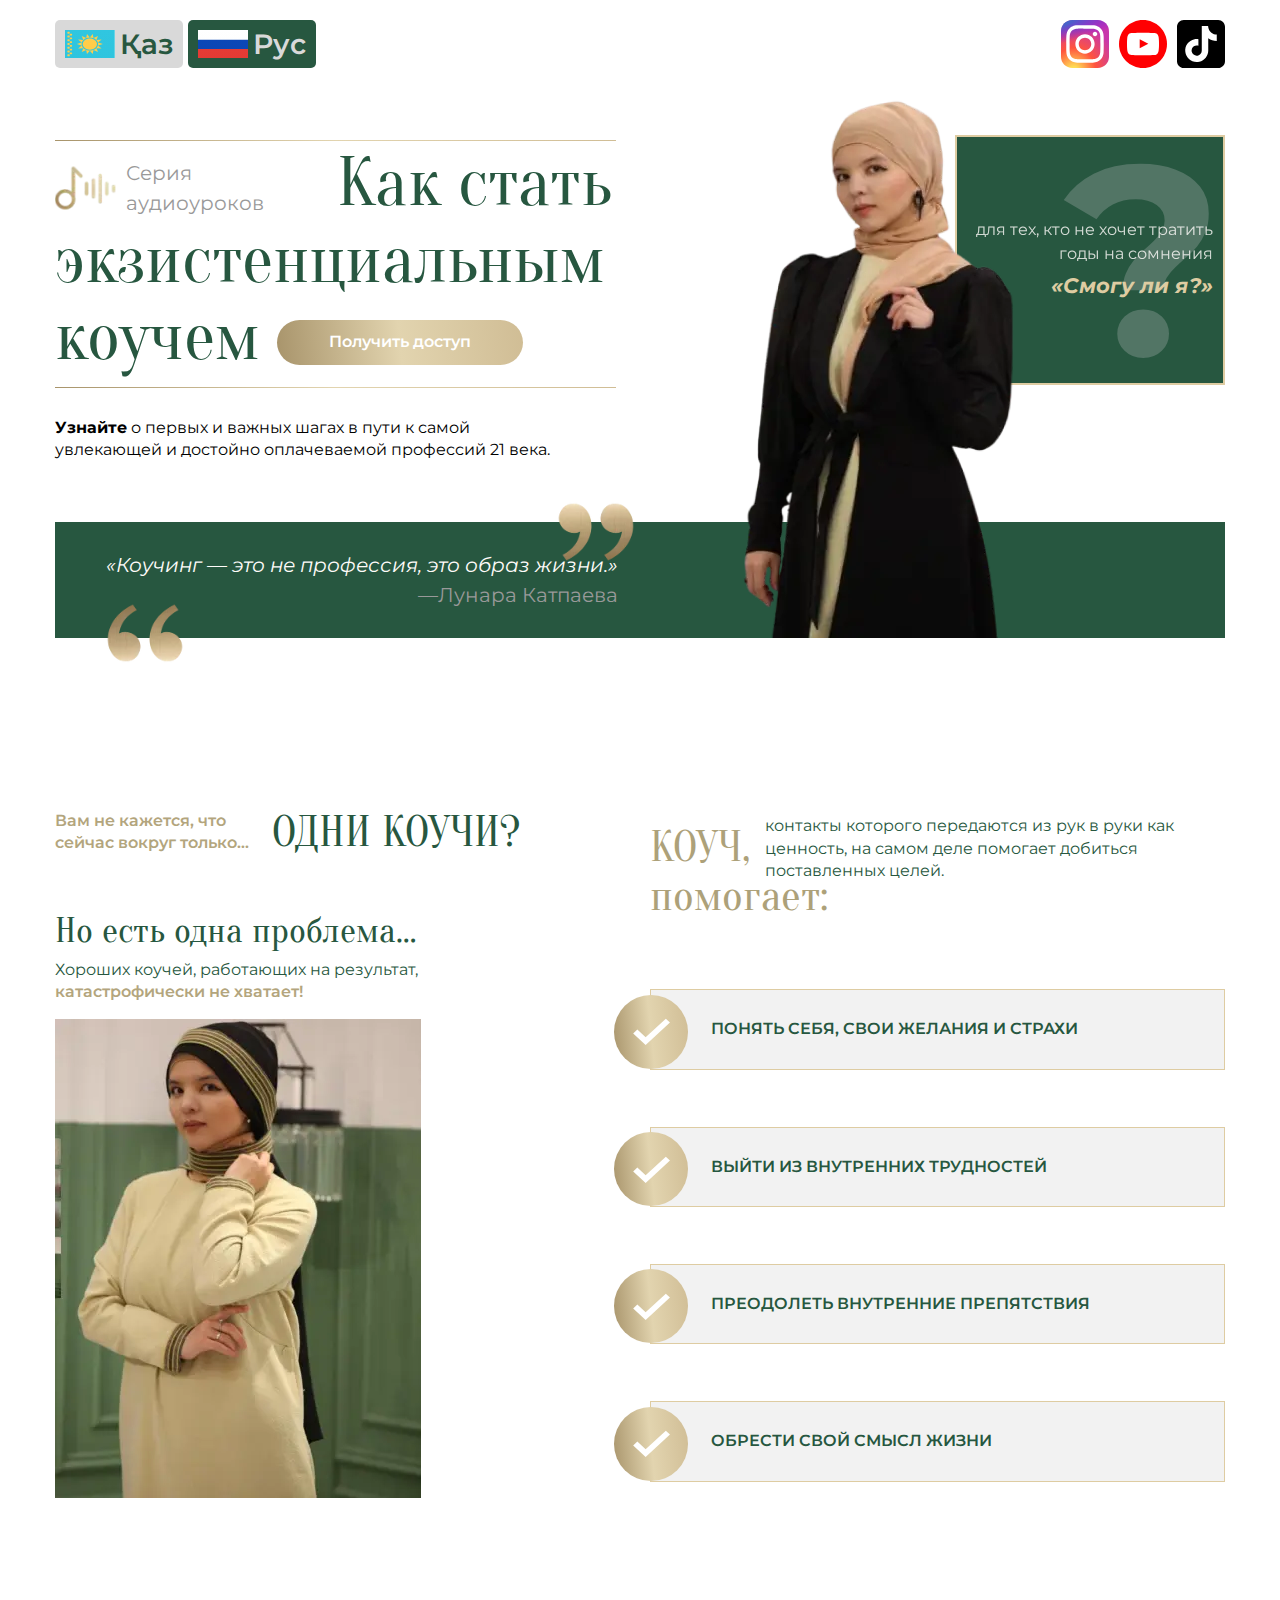
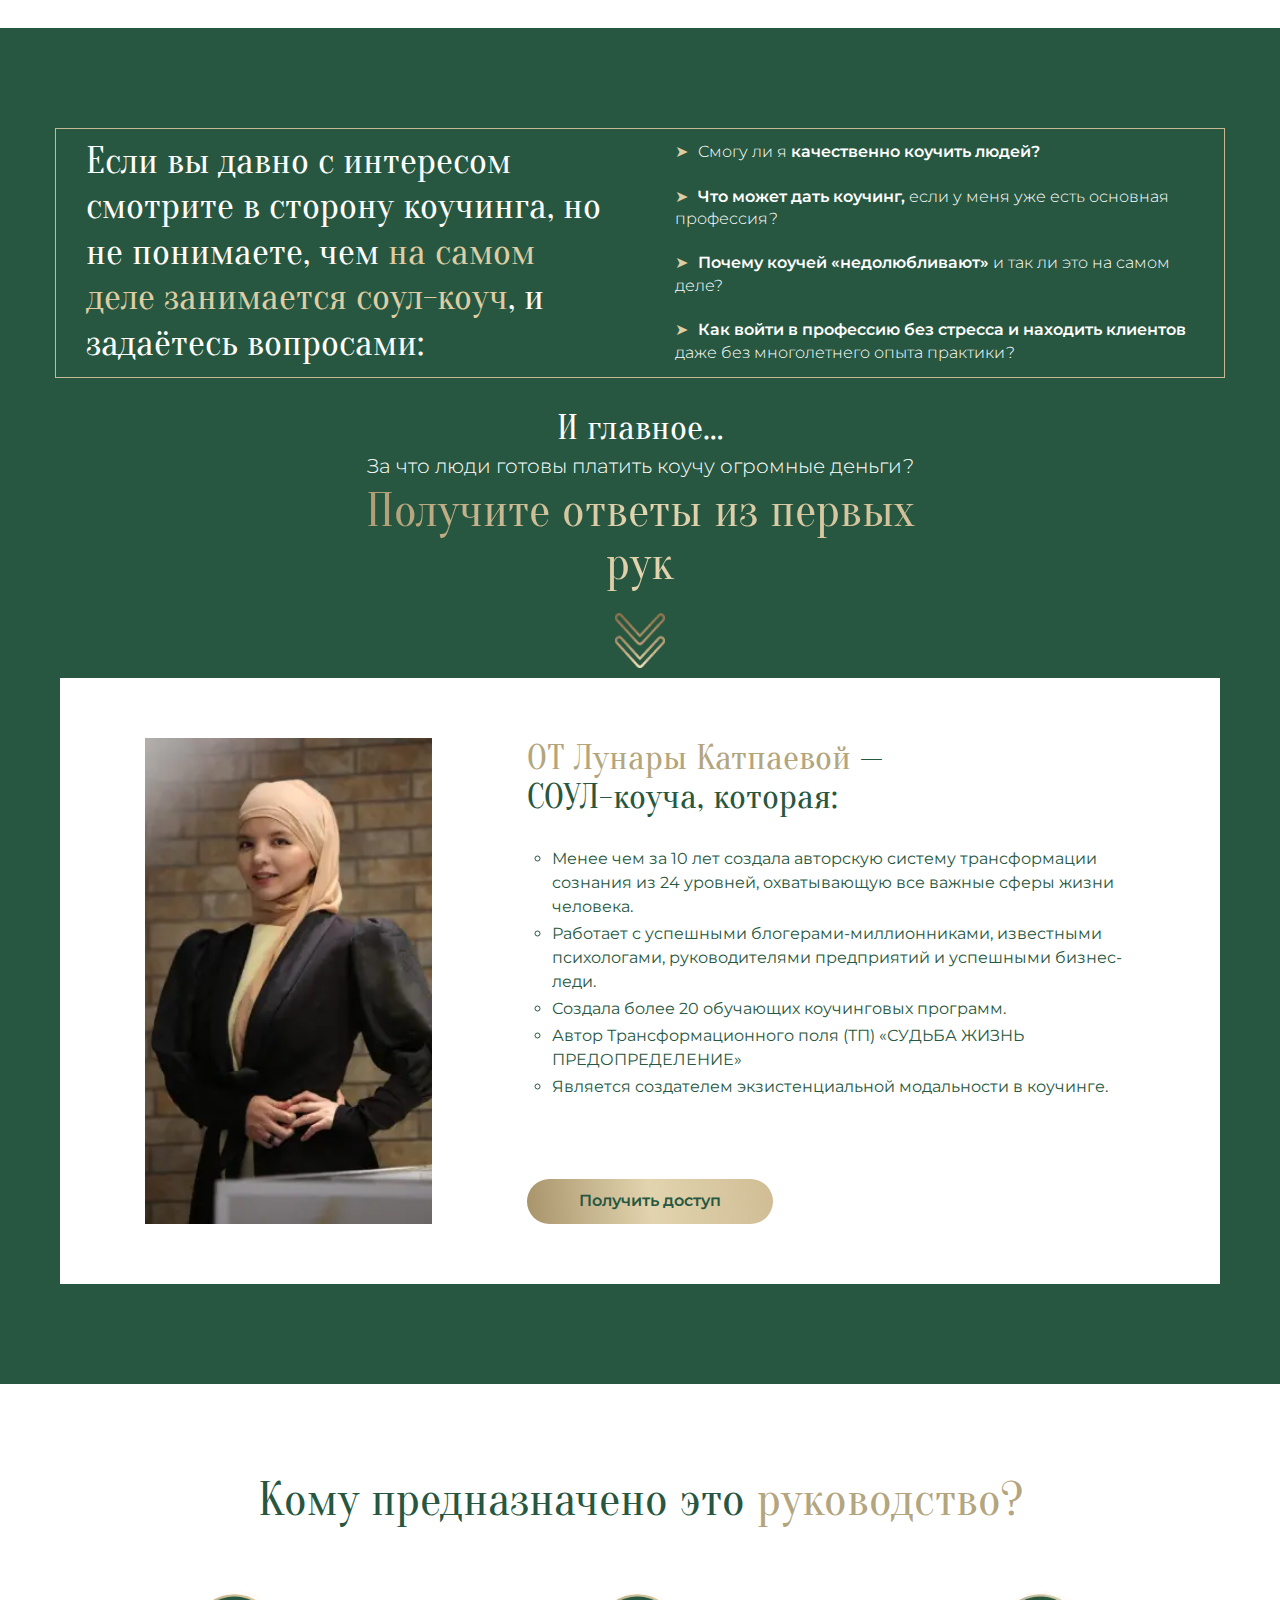
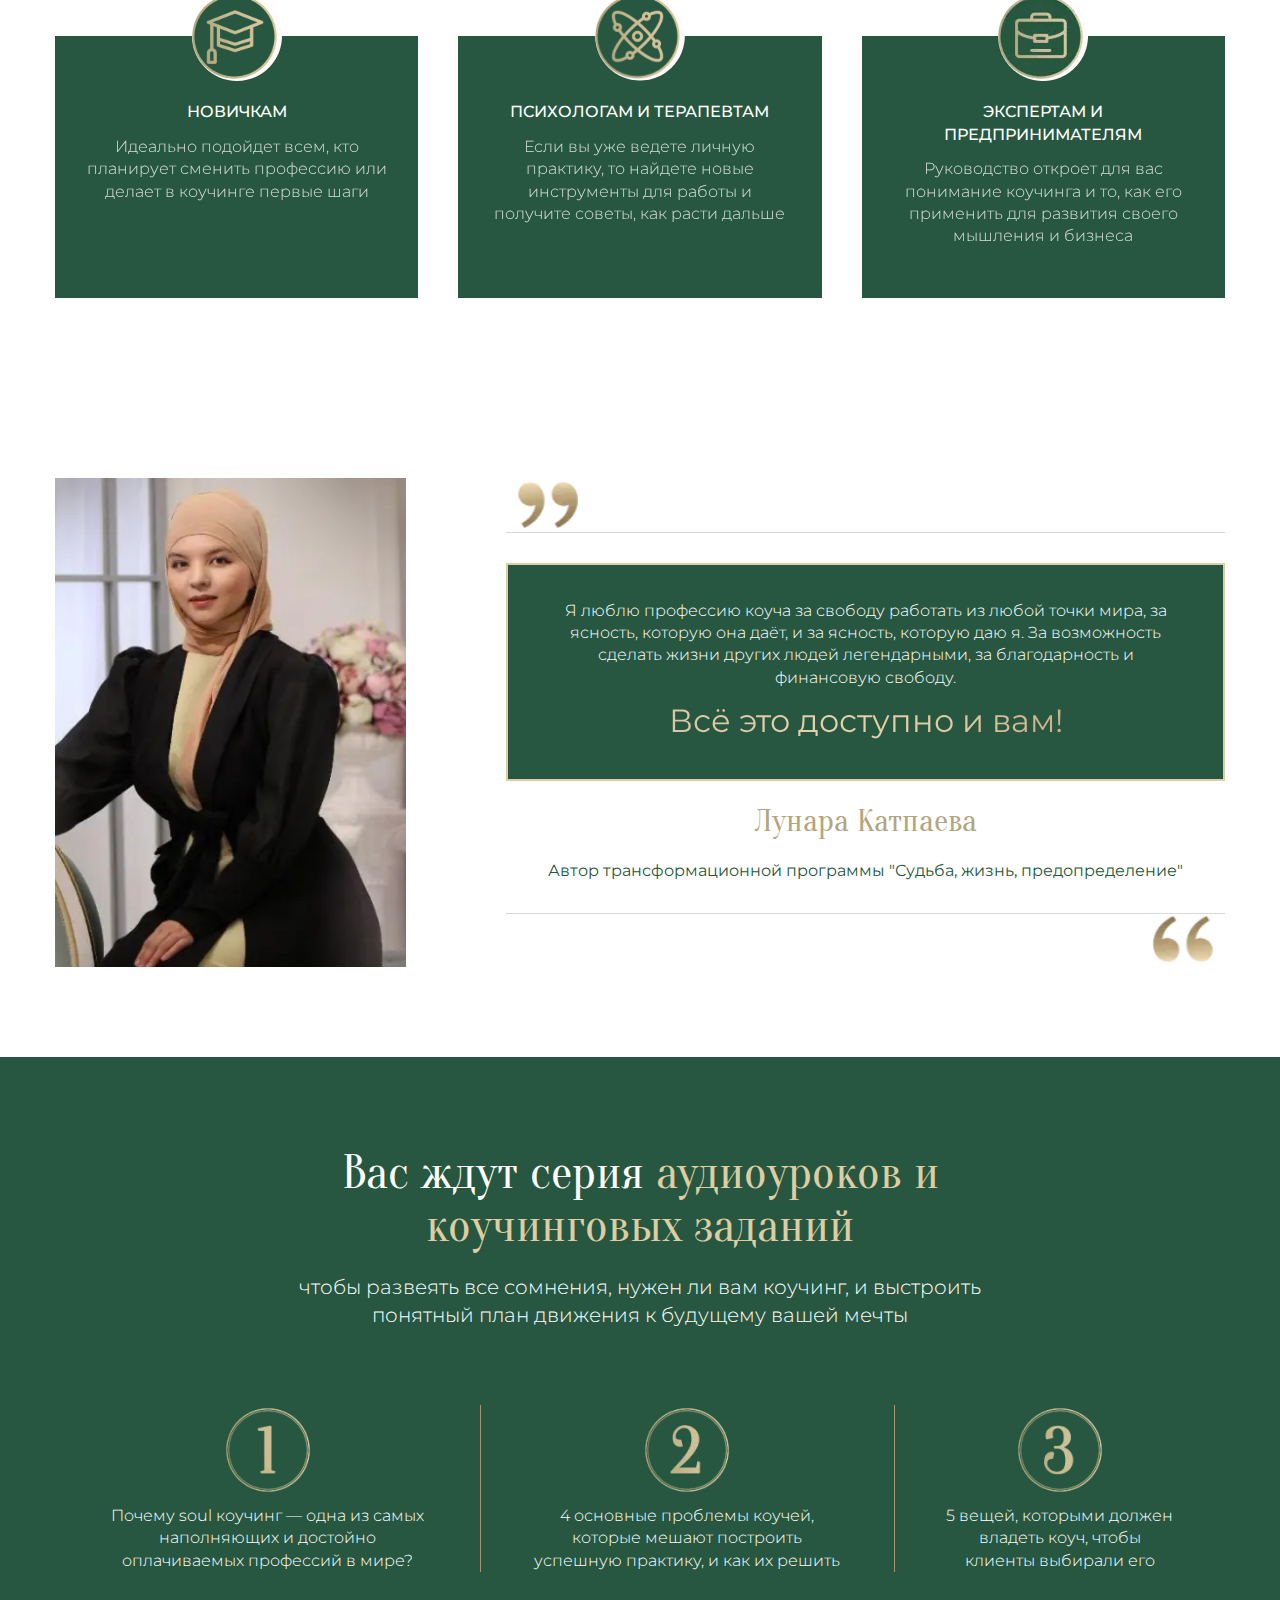
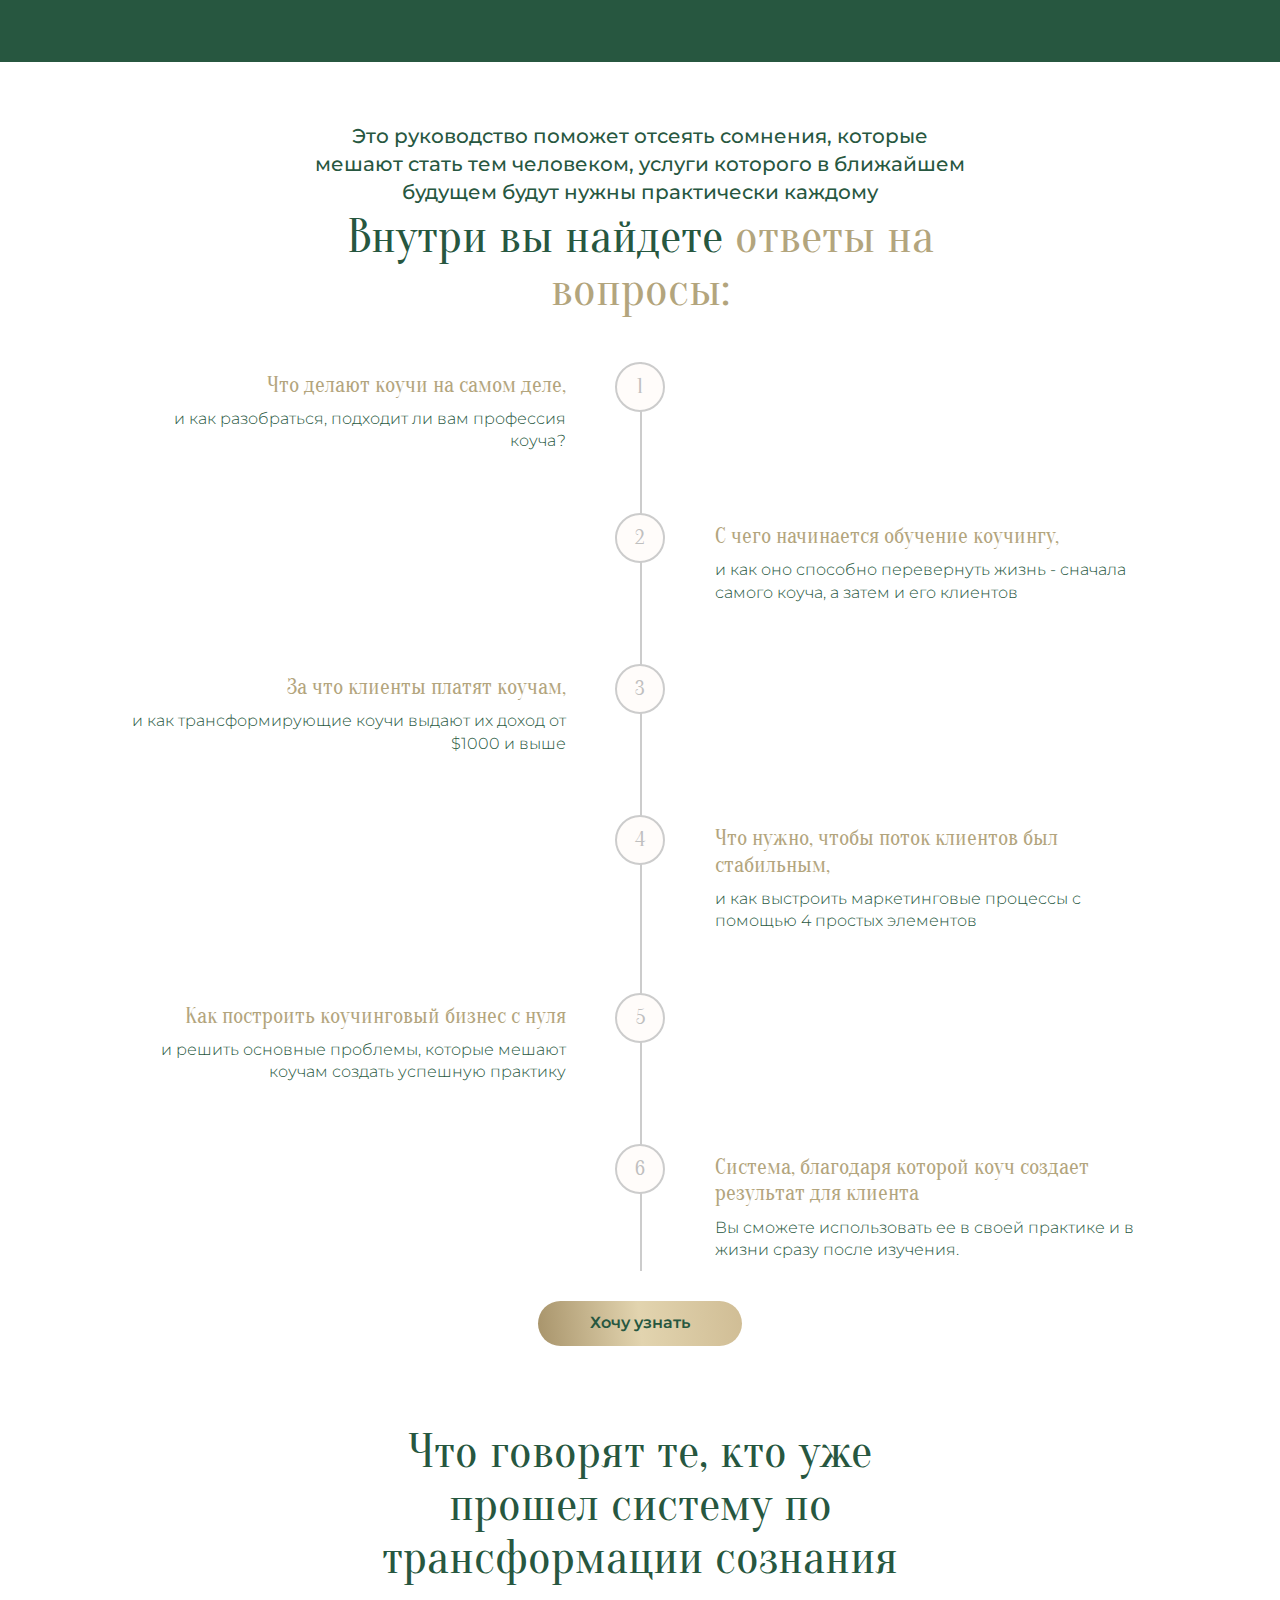
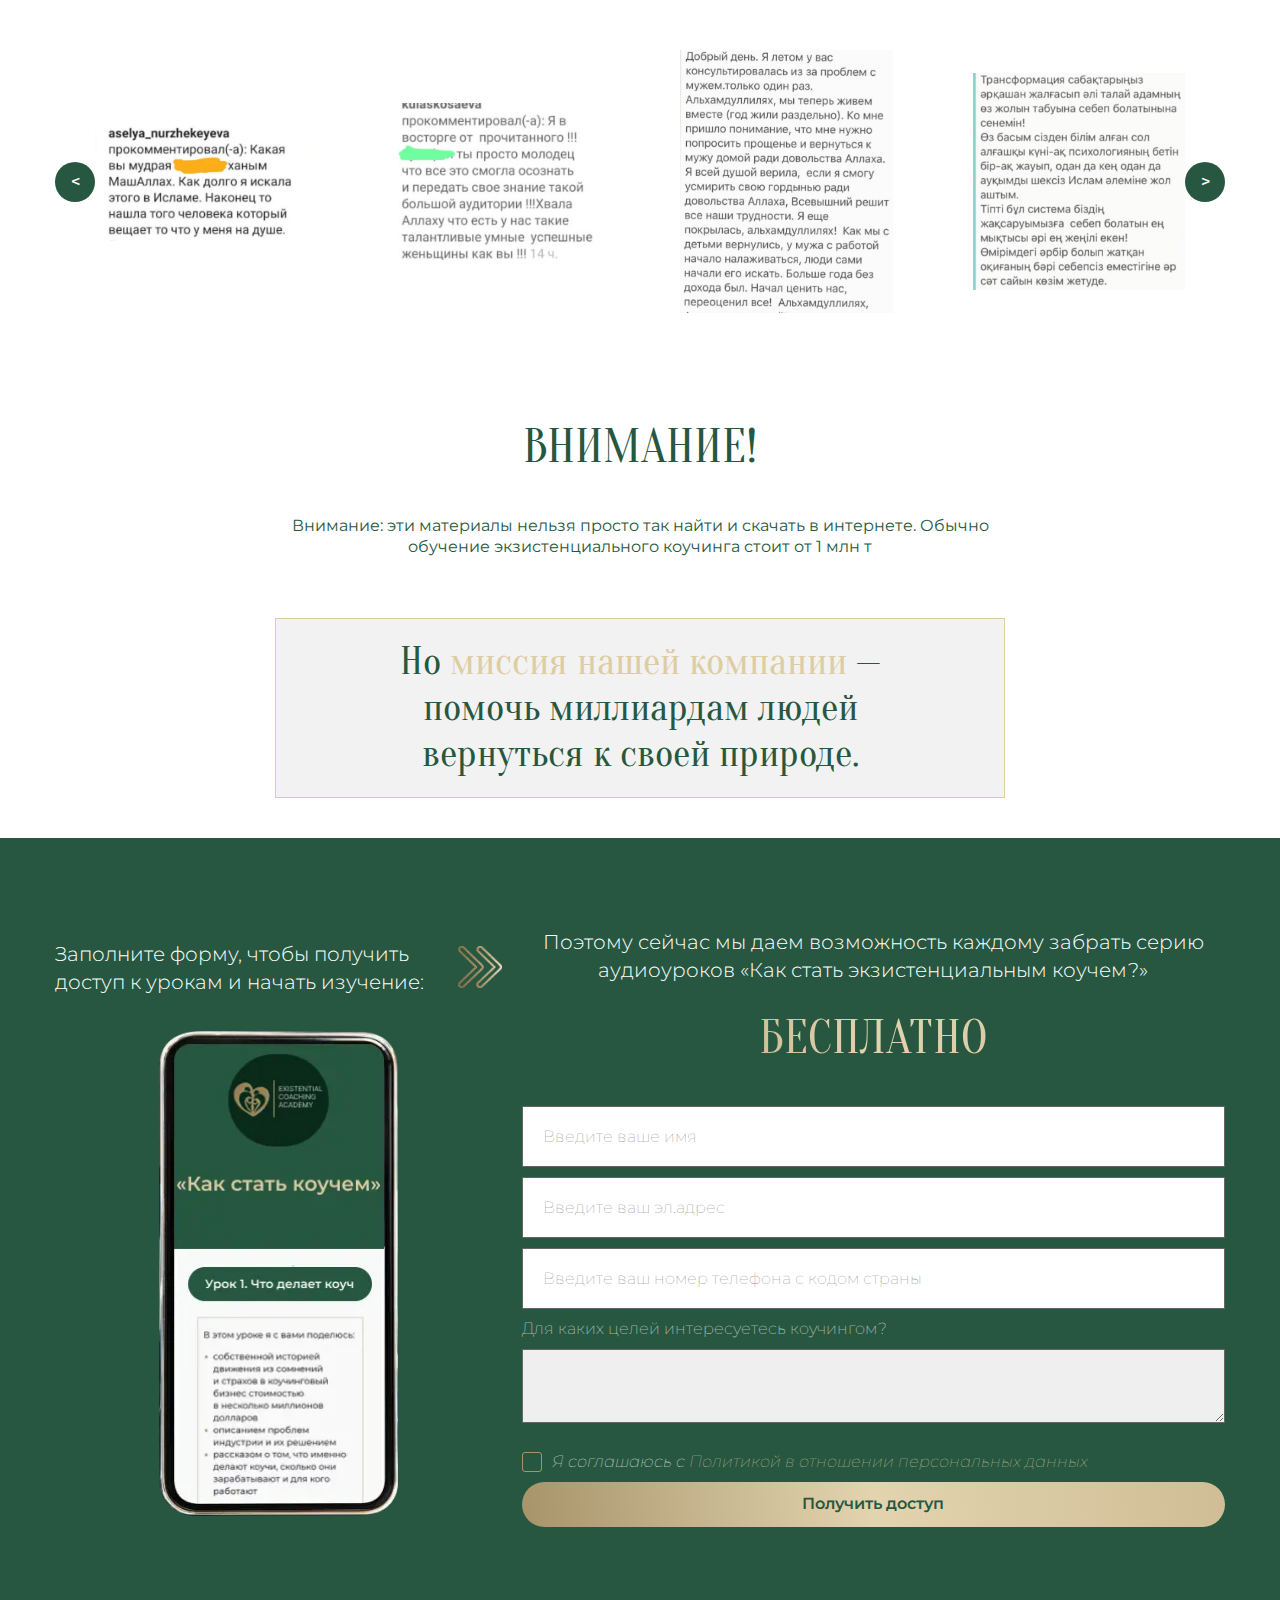
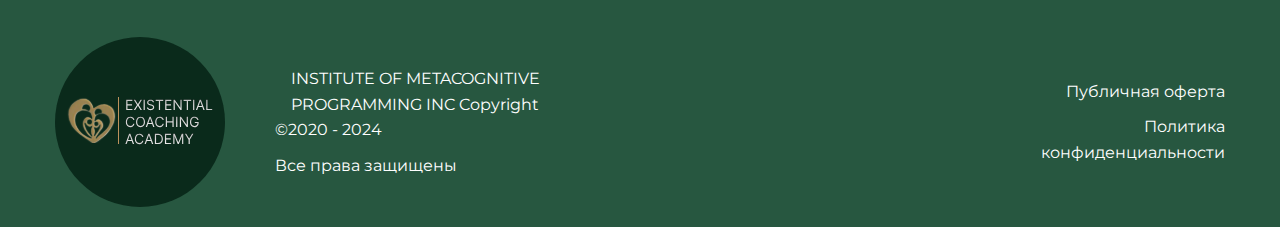
<file: project/_public_html/index.html>
<!DOCTYPE html>
<html lang="en">

<head>
	<title>HomePage</title>
	<meta charset="UTF-8">
	<meta name="format-detection" content="telephone=no">
	<link rel="stylesheet" href="css/style.min.css?_v=20241118195513">
	<meta name="viewport" content="width=device-width, initial-scale=1.0">
</head>

<body>
	<div class="wrapper">
		<header class="header">
			<div class="header__container">
				<div class="header__lang-switcher lang-switcher">
					<button id="btn-kz" class="lang-switcher__btn lang-switcher__btn--kz">Қаз</button>
					<button id="btn-ru" class="lang-switcher__btn lang-switcher__btn--ru">Рус</button>
				</div>
				<div class="header__social social">
					<a href="https://www.instagram.com/lunara.katpayeva/" target="_blank" class="social__link">
						<img src="img/header/insta.svg" alt="Instagram logotype">
					</a>
					<a href="https://www.youtube.com/@katpayeva.lunara" target="_blank" class="social__link">
						<img src="img/header/youtube.svg" alt="YouTube logotype">
					</a>
					<a href="https://www.tiktok.com/@zulfiyakatpayeva" target="_blank" class="social__link">
						<img src="img/header/tiktok.svg" alt="TikTok logotype">
					</a>
				</div>
			</div>
		</header>

		<main class="page">
			<section class="page__hero hero">
				<div class="hero__container">
					<div class="hero__header-block">
						<div class="hero__content">
							<h1 class="hero__title">
								<span id="audioLessons" class="hero__audio"></span>
								<span id="heroTitle"></span>
								<a href="#myForm" class="hero__button button" id="btn"></a>
							</h1>
						</div>
						<div class="hero__why-me why-me">
							<p class="why-me__text" id="forThoseWho"></p>
							<h2 class="why-me__title" id="canI"></h2>
						</div>
					</div>
					<p class="hero__desc"><strong id="learnAboutStrong"></strong> <span id="learnAbout"></span></p>
					<div class="hero__footer">
						<div class="hero__quote">
							<blockquote id="coachingQuote"></blockquote>
							<div id="authorQuote"></div>
						</div>
						<div class="hero__img">
							<img src="img/hero_section/photo.webp" alt="Coacher Photo.">
						</div>
					</div>
				</div>
			</section>
			<section class="page__services services">
				<div class="services__container">
					<div class="services__item">
						<div class="services__header">
							<div class="services__label"><span id="servicesQuestion1"></span> <span id="servicesQuestion1Highlighted"></span></div>
							<h3 class="services__title" id="onlyСoach"></h3>
						</div>
						<div class="services__body">
							<h4 class="services__subtitle" id="butOneProblem"></h4>
							<p class="services__text"><span id="problemDescription"></span> <span id="problemDescriptionHighlighted"></span></p>
							<div class="services__image">
								<img src="img/services/services_photo.webp" alt="Image">
							</div>
						</div>
					</div>
					<div class="services__item">
						<div class="services__coach-help coach-help">
							<div class="coach-help__label"><span class="coach-help__up-label" id="coachWord"> </span><span id="coachHelp"></span></div>
							<p class="coach-help__text" id="coachHelpText"></p>
						</div>
						<ul class="services__list">
							<li class="services__item-list" id="servicesListItem1"></li>
							<li class="services__item-list" id="servicesListItem2"></li>
							<li class="services__item-list" id="servicesListItem3"></li>
							<li class="services__item-list" id="servicesListItem4"></li>
						</ul>
					</div>
				</div>
			</section>
			<section class="page__about-me about-me">
				<div class="about-me__container">
					<div class="about-me__header">
						<p class="about-me__content">
							<span id="ifYou1"></span><span id="ifYou2"></span><span id="ifYou3"></span>
						</p>
						<ul class="about-me__list">
							<li class="about-me__item-list"><span id="canIdo"></span><span id="canIdoHighlighted"></span></li>
							<li class="about-me__item-list"><span id="whatGiveHighlighted"></span> <span id="whatGive"></span></li>
							<li class="about-me__item-list"><span id="whyItHighlighted"></span> <span id="whyIt"></span></li>
							<li class="about-me__item-list"><span id="howCanHighlighted"></span> <span id="howCan"></span></li>
						</ul>
					</div>
					<div class="about-me__body">
						<div class="about-me__label" id="theMain"></div>
						<p class="about-me__question" id="forWhat"></p>
						<h2 class="about-me__title" id="getAnswer"></h2>
						<div class="about-me__arrows">
							<img src="img/about_me/arrows_icon.webp" alt="Arrows icon">
						</div>
					</div>
					<div class="about-me__info info-about-me">
						<div class="info-about-me__img">
							<img src="img/about_me/my_photo.webp" alt="Coach photo">
						</div>
						<div class="info-about-me__content">
							<h2 class="info-about-me__title"><span id="authorLu1"></span><span id="authorLu2"></span></h2>
							<ul class="info-about-me__list">
								<li class="info-about-me__item-list" id="lessThan"></li>
								<li class="info-about-me__item-list" id="worksWith"></li>
								<li class="info-about-me__item-list" id="createdThis"></li>
								<li class="info-about-me__item-list" id="authorOf"></li>
								<li class="info-about-me__item-list" id="sheIsa"></li>
							</ul>
							<div class="info-about-me__button"><a href="#myForm" class="button button--green" id="buttonGetAccess"></a></div>
						</div>
					</div>
				</div>
			</section>
			<section class="page__for-whom">
				<div class="for-whom__container">
					<div class="for-whom__title"><span id="forWhomTitle"></span> <span id="forWhomTitleHighlighted"></span></div>
					<div class="for-whom__items">
						<div class="for-whom__item item-for-whom">
							<div class="item-for-whom__icon">
								<img src="img/for_whom/education_icon.svg" alt="Education Icon">
							</div>
							<h3 class="item-for-whom__title" id="forWhomItemTitle1"></h3>
							<p class="item-for-whom__text" id="forWhomItemText1"></p>
						</div>
						<div class="for-whom__item item-for-whom">
							<div class="item-for-whom__icon">
								<img src="img/for_whom/psychology_icon.svg" alt="Experts Icon">
							</div>
							<h3 class="item-for-whom__title" id="forWhomItemTitle2"></h3>
							<p class="item-for-whom__text" id="forWhomItemText2"></p>
						</div>
						<div class="for-whom__item item-for-whom">
							<div class="item-for-whom__icon">
								<img src="img/for_whom/experts_icon.webp" alt="Education Icon">
							</div>
							<h3 class="item-for-whom__title" id="forWhomItemTitle3"></h3>
							<p class="item-for-whom__text" id="forWhomItemText3"></p>
						</div>
					</div>
					<div class="for-whom__body">
						<div class="for-whom__img">
							<img src="img/for_whom/coach_photo.webp" alt="Coach photo">
						</div>
						<div class="for-whom__content">
							<blockquote class="for-whom__quote">
								<span id="forWhomQuote">
								</span>
								<span id="forWhomQuoteHighlighted"></span>
							</blockquote>
							<div class="for-whom__author" id="forWhomAuthor"></div>
							<div class="for-whom__position" id="forWhomAuthorPosition"></div>
						</div>
					</div>
				</div>
			</section>
			<section class="page__you-received you-received">
				<div class="you-received__container">
					<h2 class="you-received__title"><span id="youReceivedTitle"></span> <span id="youReceivedTitleHighlighted"></span></h2>
					<p class="you-received__text" id="youReceivedText"></p>
					<div class="you-received__items">
						<div class="you-received__item item-you-received">
							<div class="item-you-received__icon">
								<img src="img/you_received/one_icon.webp" alt="Number One Icon">
							</div>
							<p class="item-you-received__text" id="youReceivedItemText1"></p>
						</div>
						<div class="you-received__item item-you-received">
							<div class="item-you-received__icon">
								<img src="img/you_received/two_icon.webp" alt="Number Two Icon">
							</div>
							<p class="item-you-received__text" id="youReceivedItemText2"></p>
						</div>
						<div class="you-received__item item-you-received">
							<div class="item-you-received__icon">
								<img src="img/you_received/three_icon.webp" alt="Number Three Icon">
							</div>
							<p class="item-you-received__text" id="youReceivedItemText3"></p>
						</div>
					</div>
				</div>
			</section>
			<section class="page__guide guide">
				<div class="guide__container">
					<p class="guide__text" id="guideText"></p>
					<h2 class="guide__title"><span id="guideTitle"></span><span id="guideTitleHighlighted"></span></h2>
					<div class="guide__timeline timeline">
						<div class="timeline__item">
							<div class="timeline__number">1</div>
							<div class="timeline__content">
								<h3 class="timeline__title" id="timelineTitle1"></h3>
								<p class="timeline__text" id="timelineText1"></p>
							</div>
						</div>
						<div class="timeline__item">
							<div class="timeline__number">2</div>
							<div class="timeline__content">
								<h3 class="timeline__title" id="timelineTitle2"></h3>
								<p class="timeline__text" id="timelineText2"></p>
							</div>
						</div>
						<div class="timeline__item">
							<div class="timeline__number">3</div>
							<div class="timeline__content">
								<h3 class="timeline__title" id="timelineTitle3"></h3>
								<p class="timeline__text" id="timelineText3"></p>
							</div>
						</div>
						<div class="timeline__item">
							<div class="timeline__number">4</div>
							<div class="timeline__content">
								<h3 class="timeline__title" id="timelineTitle4"></h3>
								<p class="timeline__text" id="timelineText4"></p>
							</div>
						</div>
						<div class="timeline__item">
							<div class="timeline__number">5</div>
							<div class="timeline__content">
								<h3 class="timeline__title" id="timelineTitle5"></h3>
								<p class="timeline__text" id="timelineText5"></p>
							</div>
						</div>
						<div class="timeline__item">
							<div class="timeline__number">6</div>
							<div class="timeline__content">
								<h3 class="timeline__title" id="timelineTitle6"></h3>
								<p class="timeline__text" id="timelineText6"></p>
							</div>
						</div>
					</div>
					<div class="guide__btn"><a href="#myForm" class="button button--green" id="learnMoreBtn"></a></div>
				</div>
			</section>
			<section class="page__reviews reviews">
				<div class="reviews__container">
					<h2 class="reviews__title" id="reviewsTitle"></h2>
					<div class="reviews__slider swiper">
						<div class="reviews__wrapper swiper-wrapper">
							<div class="reviews__slide swiper-slide">
								<img src="img\reviews\new_feed_1.webp" alt="Image">
							</div>
							<div class="reviews__slide swiper-slide">
								<img src="img/reviews/new_feed_2.webp" alt="Image">
							</div>
							<div class="reviews__slide swiper-slide">
								<img src="img/reviews/new_feed_3.webp" alt="Image">
							</div>
							<div class="reviews__slide swiper-slide">
								<img src="img/reviews/new_feed_4.webp" alt="Image">
							</div>
							<div class="reviews__slide swiper-slide">
								<img src="img/reviews/new_feed_5.webp" alt="Image">
							</div>
							<div class="reviews__slide swiper-slide">
								<img src="img/reviews/new_feed_6.webp" alt="Image">
							</div>
							<div class="reviews__slide swiper-slide">
								<img src="img/reviews/new_feed_7.webp" alt="Image">
							</div>
							<div class="reviews__slide swiper-slide">
								<img src="img\reviews\new_feed_8.webp" alt="Image">
							</div>
							<div class="reviews__slide swiper-slide">
								<img src="img/reviews/new_feed_9.webp" alt="Image">
							</div>
						</div>
						<button type="button" class="swiper-button-prev">&#60;</button>
						<button type="button" class="swiper-button-next">&#62;</button>
					</div>
				</div>
			</section>
			<section class="page__attention attention">
				<div class="attention__container">
					<h2 class="attention__title" id="attentionTitle"></h2>
					<p class="attention__text" id="attentionText"></p>
					<div class="attention__mission">
						<span id="ourMission1"></span> <span id="ourMissionHighlighted"></span> <span id="ourMission2"></span>
					</div>
				</div>
			</section>
			<section class="page__contact-us contact-us">
				<div class="contact-us__container">
					<div class="contact-us__content">
						<p class="contact-us__text" id="contactUsText"></p>
						<div class="contact-us__img">
							<img src="img/form/phone.webp" alt="Phone image">
						</div>
					</div>
					<div class="contact-us__form">
						<p class="contact-us__header"><span id="formText"></span> <span id="formQuestion"></span></p>
						<h2 class="contact-us__title" id="freeText"></h2>
						<form class="form" id="myForm">
							<input type="text" name="username" placeholder="" class="input" id="formUsername" required>
							<input type="email" name="email" placeholder="" class="input" id="formEmail" required>
							<input type="tel" name="phone" placeholder="" class="input" id="formPhone" required>
							<div class="textarea">
								<label for="yourMessage" id="formTextarea"></label>
								<textarea name="message" id="yourMessage"></textarea>
							</div>
							<div class="checkbox">
								<input type="checkbox" name="agreement" id="formAgree" required>
								<label for="formAgree"><span id="formAgreeText"></span>
									<a href="#privacyPolicyText" id="formAgreePolicy"></a></label>
							</div>
							<button type="submit" class="button button--green" id="formSubmitButton"></button>
						</form>
						<div class="popup" id="popup">
							<div class="popup__content">
								<span class="popup__close" onclick="closePopup()">&times;</span>
								<h2 class="popup__title" id="popupTitle"></h2>
								<p class="popup__text" id="popupText"></p>
								<a href="https://www.youtube.com/watch?v=jWDDumZaEJQ" target="_blank" class="popup__link" id="popupLink"></a>
							</div>
						</div>
					</div>
				</div>
			</section>
		</main>
		<footer class="footer">
			<div class="footer__container">
				<div class="footer__logo">
					<img src="img/footer/academy_logo.svg" alt="Our academy logotype">
				</div>
				<div class="footer__copy">
					<p id="footerCopy"></p>
					<p id="policyText"></p>
				</div>
				<div class="footer__policy">
					<a href="#" target="_blank" id="publicOfferText"></a>
					<a href="#" target="_blank" id="privacyPolicyText"></a>
				</div>
			</div>
		</footer>
	</div>
	<script src="js/app.min.js?_v=20241118195513"></script>
</body>

</html>
</file>
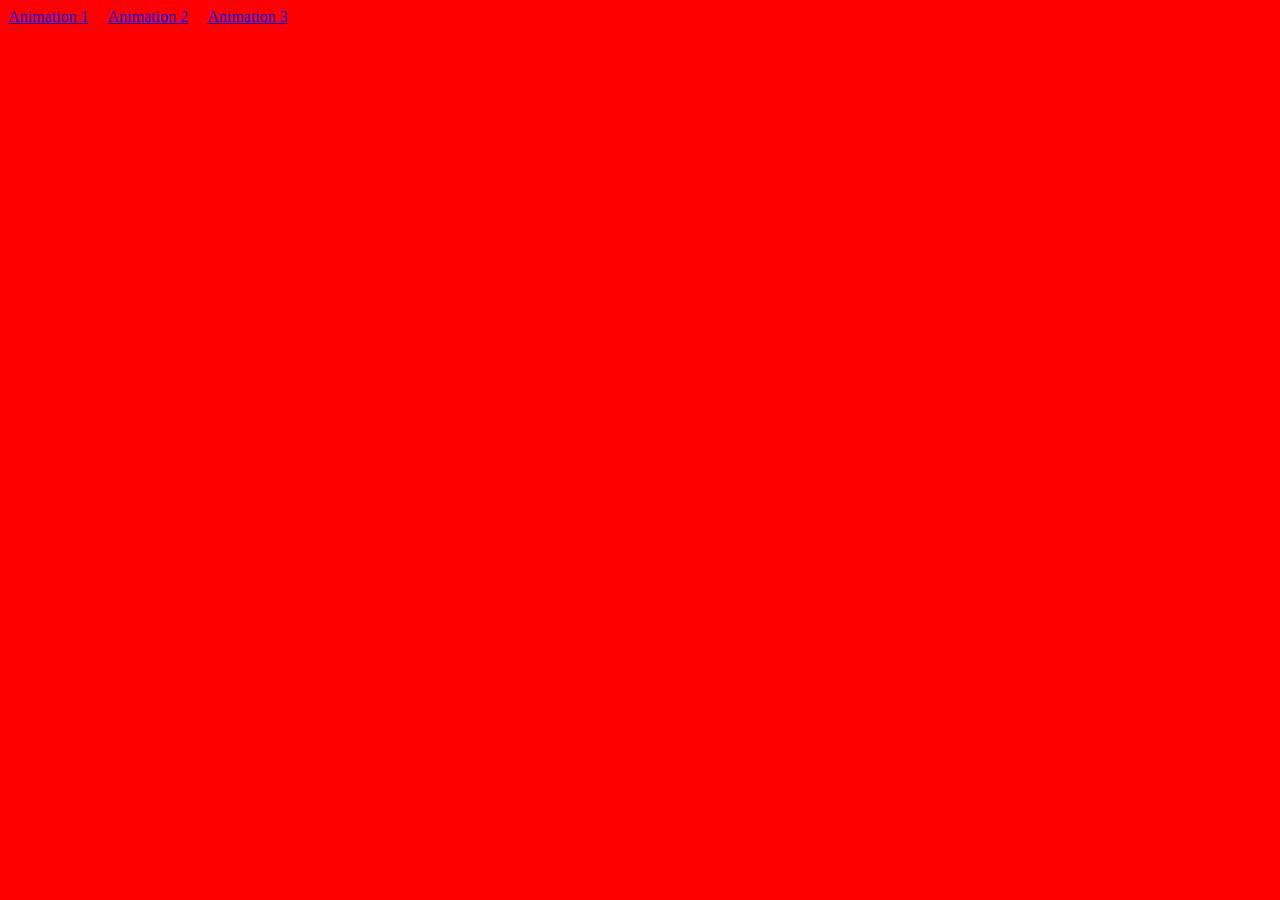
<file: index2.html>
<!DOCTYPE html>
<html lang="en">
    <head>
        <meta charset="UTF-8" />
        <link href="index2.css" rel="stylesheet">
        <title> Animation 2</title>
        <a href="index1.html">Animation 1</a> &nbsp&nbsp&nbsp
        <a href="index2.html">Animation 2</a> &nbsp&nbsp&nbsp
        <a href="index3.html">Animation 3</a><br>
    </head>
    <body>
        <div class="cool">
            <span>a</span>
            <span>n</span>
            <span>i</span>
            <span>m</span>
            <span>a</span>
            <span>t</span>
            <span>i</span>
            <span>o</span>
            <span>n</span>
        </div> 
    </body>
</html>
</file>
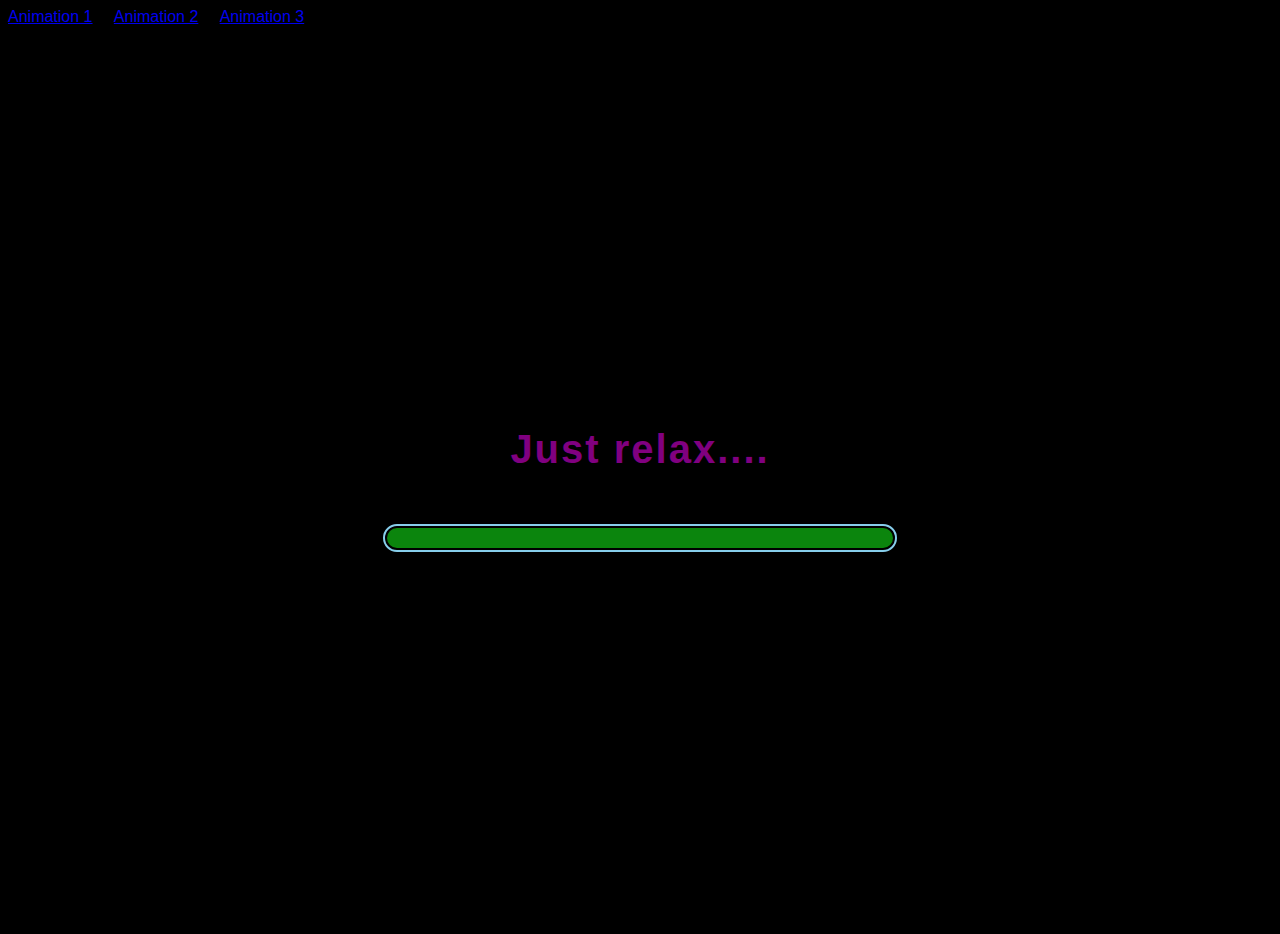
<file: index3.html>
<!DOCTYPE html>
<html lang="en">
    <head>
        <meta charset="UTF-8" />
        <link href="index3.css" rel="stylesheet">
        <title> Animation 3</title>
        <a href="index1.html">Animation 1</a> &nbsp&nbsp&nbsp
        <a href="index2.html">Animation 2</a> &nbsp&nbsp&nbsp
        <a href="index3.html">Animation 3</a><br>
    </head>
    <body>
        <div class="fully">
            <div class="words" >
                <h1> Just relax.... </h1>
            </div>
            <div class="relax">
                <div class="line-box">
                    <div class="line"></div>
                </div>
            </div>
        </div> 
    </body>
</html>
</file>
<file: index2.css>
body {
    background: red;
}

.cool {
    font-size: 50px;
    position: absolute;
    top: 50%;
    left: 50%;
    transform: translate(-50%, -50%);
}

.cool span {
    display: inline-block;
    font-family: Poppins;
    font-size: 80px;
    text-transform: uppercase;
    font-weight: bold;
}

.cool span:nth-of-type(2) {
     animation-delay: .05s;
}
.cool span:nth-of-type(3) {
     animation-delay: .1s;
}
.cool span:nth-of-type(4) {
     animation-delay: .15s;
}
.cool span:nth-of-type(5) {
    animation-delay: .2s;
}
.cool span:nth-of-type(6) {
    animation-delay: .25s;
}
.cool span:nth-of-type(7) {
    animation-delay: .3s;
}
.cool span:nth-of-type(8) {
   animation-delay: .35s;
}
.cool span:nth-of-type(9) {
   animation-delay: .4s;
}


.cool span {
        color: #fff;
        opacity: 0;
        transform: translate(-155px, 0) scale(.4);
        animation: animate .10s forwards;
   }

@keyframes animate {
    40% {
        transform: translate(50px, 0) scale(.7);
         opacity: 1;
         color: #fff;
    }
    60% {
        color: wheat;
    }
    80% {
        transform: translate(0) scale(2);
        opacity: 0;
    }
    100% {
        transform: translate(0) scale(1);
        opacity: 1;
    }
}
</file>
<file: index3.css>
body {
    background: black;
    font-family: sans-serif;
}

.fully {
    width: 100%;
    min-height: 100vh;
    display: flex;
    justify-content: center;
    align-items: center;
    flex-direction: column;
}

.words {
    color: purple;
    margin-bottom: 25px;
    font-size: 20px;
    letter-spacing: 2px;
}

.relax {
    width: 100%;
    height: auto;
    display: flex;
    justify-content: center;
    align-items: center;
}

.relax .line-box {
    padding: 2px;
    width: 40%;
    height: 20px;
    border: 2px solid skyblue;
    border-radius: 20px;
}

.relax .line-box .line {
    height: 20px;
    border-radius: 20px;
    background: #0b850d;
    animation: animation3 2s forwards cubic-bezier(0, 0, 0, 0);
}

@keyframes animation3 {
    0% {
        width: 0%;
    }
    100% {
        width: 100%;
    }
}
</file>
<file: project/_public_html/css/style.min.css>
@import url(https://fonts.googleapis.com/css?family=Montserrat:100,300,regular,500,600,700,100italic,700italic&display=swap);@import url(https://fonts.googleapis.com/css?family=Oranienbaum:regular&display=swap);*{padding:0;margin:0;border:0}*,*::after,*::before{box-sizing:border-box}*::after,*::before{display:inline-block}body,html{height:100%;min-width:320px}body{color:#000;line-height:1;font-family:Montserrat,sans-serif;font-size:1rem;-ms-text-size-adjust:100%;-moz-text-size-adjust:100%;-webkit-text-size-adjust:100%;-webkit-font-smoothing:antialiased;-moz-osx-font-smoothing:grayscale}button,input,textarea{font-family:Montserrat,sans-serif;font-size:inherit;line-height:inherit;color:inherit;background-color:rgba(0,0,0,0)}input,textarea{width:100%}label{display:inline-block}button,option,select{cursor:pointer}a{display:inline-block;color:inherit;text-decoration:none}ul li{list-style:none}img{vertical-align:top}h1,h2,h3,h4,h5,h6{font-weight:inherit;font-size:inherit}.lock body{overflow:hidden;touch-action:none;-ms-scroll-chaining:none;overscroll-behavior:none}.wrapper{min-height:100%;display:flex;flex-direction:column;overflow:hidden}@supports (overflow:clip){.wrapper{overflow:clip}}.wrapper>main{flex:1 1 auto}.wrapper>*{min-width:0}[class*=__container]{max-width:75rem;margin:0 auto;padding:0 .9375rem}[class*="--gc"]{display:grid;min-width:0;grid-template-columns:.9375rem 1fr minmax(auto,73.125rem) 1fr .9375rem}[class*="--gc"]>*{min-width:0;grid-column:3/4}.ibg{width:100%;height:100%;-o-object-fit:cover;object-fit:cover}.ibg--top{-o-object-position:top;object-position:top}.ibg--bottom{-o-object-position:bottom;object-position:bottom}.ibg--left{-o-object-position:left;object-position:left}.ibg--right{-o-object-position:right;object-position:right}.ibg--contain{-o-object-fit:contain;object-fit:contain}.button{font-family:Montserrat;padding:10px 52px;border-radius:30px;background:linear-gradient(84deg,#a8946b 0,#e2d4af 50%,#d0bd95 100%);color:#fff;text-align:center;font-style:normal;font-weight:600;line-height:1.55;transition:all .3s}.button--green{color:#275740;transition:all .3s}.header{padding-block:20px}.header__container{display:flex;gap:20px;align-items:center;justify-content:space-between}.lang-switcher{display:flex;gap:5px}.lang-switcher__btn{background-color:#d9d9d9;border-radius:5px;color:#275740;font-weight:600;line-height:.8;display:flex;align-items:center;transition:all .7s}.lang-switcher__btn::before{content:"";-webkit-margin-end:5px;margin-inline-end:5px;aspect-ratio:60/33}.lang-switcher__btn--kz::before{background:url(../img/header/flag_kz.svg) 0 0/cover no-repeat}.lang-switcher__btn--ru::before{background:url(../img/header/flag_ru.svg) 0 0/cover no-repeat}.active-language{background-color:#275740;color:#d9d9d9}.social{display:flex}.social__link{aspect-ratio:1;transition:all .3s}.social__link img{width:100%;height:100%}.footer{background-color:#275740;padding-block:20px}.footer__container{color:#fff;align-items:center;display:flex;flex-wrap:wrap;row-gap:10px}.footer__logo{aspect-ratio:1}.footer__logo img{width:100%;height:100%;-o-object-fit:cover;object-fit:cover}.footer__copy{text-align:center}.footer__copy p{line-height:1.6}.footer__copy p:not(:last-child){-webkit-margin-after:10px;margin-block-end:10px}.footer__policy{text-align:center;line-height:1.6}.footer__policy a{transition:all .3s}.footer__policy a:not(:last-child){-webkit-margin-after:10px;margin-block-end:10px}.page__reviews{padding-block:20px}.hero__header-block{display:flex;flex-direction:column-reverse}.hero__header-block:not(:last-child){-webkit-margin-after:26px;margin-block-end:26px}.hero__content{max-width:561px}.hero__content::after,.hero__content::before{content:"";width:100%;height:1px;background:linear-gradient(90deg,#a8946b 0,#e2d4af 50%,#d0bd95 100%)}.hero__title{font-family:Oranienbaum;color:#275740;line-height:1.1}.hero__audio{font-family:Montserrat;display:inline-flex;align-items:center;gap:10px;color:#999;font-size:20px;line-height:1.5;vertical-align:middle}.hero__audio::before{content:"";width:65px;aspect-ratio:65/47.5;background:url(../img/hero_section/audio_icon.webp) center/cover no-repeat}.hero__button{vertical-align:middle;font-size:16px}.hero__desc{color:#000;line-height:1.4}.hero__footer{background:#275740;position:relative}.hero__quote{max-width:591px;padding:28px;position:relative;text-align:right;font-size:20px;line-height:1.5}.hero__quote blockquote{color:#fffcfa;font-style:italic}.hero__quote div{color:#999}.hero__quote::after,.hero__quote::before{content:"";position:absolute;width:100px;z-index:5;aspect-ratio:1;background:url(../img/hero_section/quote_icon.svg) 0 0/cover no-repeat}.hero__quote::before{bottom:-45px;left:40px;-webkit-transform:rotate(-180deg);transform:rotate(-180deg)}.hero__quote::after{top:-40px;right:0}.hero__img{position:absolute;bottom:0;right:12%;z-index:3;-webkit-margin-before:-420px;margin-block-start:-420px;-webkit-margin-start:-25px;margin-inline-start:-25px;align-self:flex-end;max-width:429px;width:100%;aspect-ratio:429/540}.hero__img img{width:100%;height:100%;-o-object-fit:cover;object-fit:cover}.why-me{display:flex;align-items:center}.why-me__text{color:#275740;line-height:1.5}.why-me__title{color:#decca2;line-height:1.4;font-size:21px;font-style:italic;font-weight:700}.services__container{display:flex;align-items:center;gap:20px}.services__item{flex:0 1 calc(50% - 10px)}.services__header{display:flex;align-items:center;gap:5px}.services__label{color:#275740;line-height:1.4}.services__label span{color:#b3a57d;font-weight:600}.services__title{color:#275740;font-family:Oranienbaum;font-size:44px;line-height:1.1;text-transform:uppercase}.services__subtitle{color:#275740;font-family:Oranienbaum;font-size:36px;line-height:1.1}.services__subtitle:not(:last-child){-webkit-margin-after:8px;margin-block-end:8px}.services__text{color:#275740;line-height:1.4}.services__text:not(:last-child){-webkit-margin-after:15px;margin-block-end:15px}.services__text span#problemDescriptionHighlighted{color:#b3a57d;font-weight:600}.services__image{max-width:366px;width:100%;aspect-ratio:366/479}.services__image img{width:100%;height:100%;-o-object-fit:cover;object-fit:cover}.services__item-list{position:relative;color:#275740;font-weight:600;line-height:1.4;text-transform:uppercase;border:1px solid #decca2;background-color:#f2f2f2}.services__item-list::before{content:"";position:absolute;bottom:0;aspect-ratio:1;border-radius:50%;background:url(../img/services/check_icon.svg) center/50% no-repeat,linear-gradient(84deg,#a8946b 0,#e2d4af 50%,#d0bd95 100%)}.coach-help{display:flex}.coach-help__label{max-width:150px;color:#ada179;font-family:Oranienbaum;line-height:1.1}.coach-help__up-label{text-transform:uppercase}.coach-help__text{-webkit-margin-start:-35px;margin-inline-start:-35px;-webkit-margin-before:-8px;margin-block-start:-8px;color:#275740;line-height:1.4}.about-me{background-color:#275740}.about-me__header{display:flex;align-items:center;border:1px solid #c6b892;padding:10px 30px}.about-me__header:not(:last-child){-webkit-margin-after:30px;margin-block-end:30px}.about-me__content{flex:1 0 37.096774%;color:#fff;font-family:Oranienbaum;line-height:1.2}.about-me__content span#ifYou2{color:#decca2}.about-me__list{flex:1 0 37.096774%}.about-me__item-list{color:#fff;gap:5px;font-weight:300;line-height:1.4}.about-me__item-list:not(:last-child){-webkit-margin-after:22px;margin-block-end:22px}.about-me__item-list::before{content:"➤";color:#decca2;-webkit-margin-end:10px;margin-inline-end:10px}.about-me__item-list #canIdoHighlighted,.about-me__item-list #howCanHighlighted,.about-me__item-list #whatGiveHighlighted,.about-me__item-list #whyItHighlighted{font-weight:600}.about-me__body{max-width:625px;text-align:center;margin-inline:auto;-webkit-margin-after:10px;margin-block-end:10px}.about-me__body>*{-webkit-margin-after:5px;margin-block-end:5px}.about-me__label{color:#fff;font-family:Oranienbaum;font-size:36px;line-height:1.1}.about-me__question{color:#fff;font-size:20px;font-weight:300;line-height:1.4}.about-me__title{text-align:center;font-family:Oranienbaum;line-height:1.1;-webkit-margin-after:22px;margin-block-end:22px;background:linear-gradient(87deg,#a8946b 0,#e2d4af 50%,#d0bd95 100%);background-clip:text;-webkit-background-clip:text;-webkit-text-fill-color:transparent}.about-me__arrows{margin-inline:auto;aspect-ratio:50/55}.info-about-me{max-width:1160px;margin-inline:auto;background-color:#fff;display:flex}.info-about-me__img{flex:0 0 287px;aspect-ratio:287/432}.info-about-me__img img{width:100%;height:100%;-o-object-fit:cover;object-fit:cover}.info-about-me__title{color:#275740;text-align:center;font-family:Oranienbaum;line-height:1.1}.info-about-me__title #authorLu1{color:#b3a57d}.info-about-me__list{-webkit-margin-start:25px;margin-inline-start:25px}.info-about-me__item-list{list-style-type:circle;color:#275740;line-height:1.5}.info-about-me__item-list:not(:last-child){-webkit-margin-after:3px;margin-block-end:3px}.for-whom__title{color:var(--color-azure-22,#275740);text-align:center;font-family:Oranienbaum;font-size:48px;line-height:1.1}.for-whom__title #forWhomTitleHighlighted{color:#b3a57d}.for-whom__items{display:flex;flex-wrap:wrap;gap:40px}.for-whom__body{display:flex;align-items:center}.for-whom__img{flex:0 0 30%}.for-whom__img img{width:100%;height:100%;-o-object-fit:cover;object-fit:cover}.for-whom__content{padding-block:30px;border-block:1px solid #dadada;text-align:center}.for-whom__content>*:last-child{-webkit-margin-after:0;margin-block-end:0}.for-whom__quote{position:relative;border:2px solid #decca2;background:#275740;color:#fff;font-weight:300;line-height:1.4}.for-whom__quote::after,.for-whom__quote::before{content:"";position:absolute;aspect-ratio:1;background:url(../img/for_whom/quote_icon.webp) 0 0/cover no-repeat}.for-whom__quote::before{top:-100px;left:0}.for-whom__quote::after{bottom:-200px;right:0;-webkit-transform:rotate(180deg);transform:rotate(180deg)}.for-whom__quote #forWhomQuote{-webkit-margin-after:10px;margin-block-end:10px}.for-whom__quote #forWhomQuoteHighlighted{background:linear-gradient(90deg,#d1bf9f 0,#e6d2aa 44%,#e0cba2 63%,#b59b70 100%);background-clip:text;font-weight:400;-webkit-background-clip:text;-webkit-text-fill-color:transparent}.for-whom__quote span{display:block}.for-whom__author{color:#b3a57d;font-family:Oranienbaum;font-size:32px;line-height:1.1}.for-whom__position{color:#275740;line-height:1.4}.item-for-whom{flex:1 0 30%;padding:50px 30px;background-color:#275740;text-align:center}.item-for-whom__icon{margin-inline:auto;aspect-ratio:1}.item-for-whom__icon:not(:last-child){-webkit-margin-after:20px;margin-block-end:20px}.item-for-whom__icon img{width:100%;height:100%;-o-object-fit:cover;object-fit:cover}.item-for-whom__title{color:#fff;font-weight:500;line-height:1.4;text-transform:uppercase}.item-for-whom__title:not(:last-child){-webkit-margin-after:12px;margin-block-end:12px}.item-for-whom__text{color:#fff;font-weight:300;line-height:1.4;opacity:.8}.you-received{background-color:#275740;text-align:center}.you-received__title{max-width:630px;margin-inline:auto;color:#fff;font-family:Oranienbaum;line-height:1.1}.you-received__title #youReceivedTitleHighlighted{color:#decca2}.you-received__title:not(:last-child){-webkit-margin-after:20px;margin-block-end:20px}.you-received__text{max-width:700px;margin-inline:auto;color:#fff;font-size:20px;font-weight:300;line-height:1.4}.you-received__items{display:flex}.item-you-received__icon{aspect-ratio:1;margin-inline:auto}.item-you-received__icon img{width:100%;height:100%;-o-object-fit:cover;object-fit:cover}.item-you-received__icon:not(:last-child){-webkit-margin-after:10px;margin-block-end:10px}.item-you-received__text{color:#fff;font-weight:300;line-height:1.4}.guide__text{max-width:650px;margin-inline:auto;color:#275740;text-align:center;font-weight:500;line-height:1.4}.guide__text:not(:last-child){-webkit-margin-after:5px;margin-block-end:5px}.guide__title{max-width:650px;margin-inline:auto;color:#275740;text-align:center;font-family:Oranienbaum;line-height:1.1}.guide__title #guideTitleHighlighted{color:#b3a57d}.guide__timeline:not(:last-child){-webkit-margin-after:30px;margin-block-end:30px}.guide__btn{text-align:center}.timeline{display:flex;flex-direction:column;position:relative;padding-inline:0}.timeline::before{content:"";position:absolute;top:0;bottom:0;left:25px;width:2px;background:#ccc}.timeline__item{position:relative;max-width:100%}.timeline__number{width:50px;aspect-ratio:1;border-radius:50%;border-radius:50px;border:2px solid #ccc;background:#fffcfa;display:flex;align-items:center;justify-content:center;position:absolute;left:0;color:#bfbfbf;font-family:Oranienbaum;font-size:20px;line-height:1.4}.timeline__content{width:45%;padding:10px 20px}.timeline__title{color:#b3a57d;font-family:Oranienbaum;font-size:22px;line-height:1.2}.timeline__title:not(:last-child){-webkit-margin-after:10px;margin-block-end:10px}.timeline__text{color:#275740;font-weight:300;line-height:1.4}.reviews__title{max-width:550px;margin-inline:auto;color:#275740;text-align:center;font-family:Oranienbaum;line-height:1.1}.reviews__title:not(:last-child){-webkit-margin-after:20px;margin-block-end:20px}.swiper{position:relative}.swiper-slide{position:relative;z-index:1}.swiper-slide::before{content:"";position:absolute;top:0;left:0;z-index:1;width:100%;height:100%;background-color:#fff;opacity:.3;transition:all .3s}.swiper-slide-active::before{opacity:0}.swiper-button-next,.swiper-button-prev{position:absolute;top:50%;z-index:10;-webkit-transform:translateY(-50%);transform:translateY(-50%);width:2.5rem;aspect-ratio:1;border-radius:50%;background-color:#275740;display:flex;align-items:center;justify-content:center;font-weight:600;color:#fff}.swiper-button-prev{left:0}.swiper-button-next{right:0}.attention__container{max-width:760px;margin-inline:auto;text-align:center}.attention__title{color:#275740;font-family:Oranienbaum;line-height:1.2}.attention__text{color:#275740;line-height:1.3}.attention__mission{border:1px solid #decca2;background-color:#f2f2f2;color:#275740;font-family:Oranienbaum;line-height:1.2}.attention__mission #ourMissionHighlighted{color:#decca2}.contact-us{background-color:#275740}.contact-us__container{display:flex;align-items:center;gap:20px}.contact-us__text{display:flex;align-items:center;color:#fff;font-size:20px;font-style:normal;font-weight:300;line-height:1.4}.contact-us__img{max-width:239px;margin-inline:auto;aspect-ratio:238/483}.contact-us__img img{width:100%;height:100%;-o-object-fit:cover;object-fit:cover}.contact-us__header{color:#fff;text-align:center;font-size:20px;font-weight:300;line-height:1.4}.contact-us__header:not(:last-child){-webkit-margin-after:20px;margin-block-end:20px}.contact-us__title{display:flex;flex-direction:column;gap:10px;align-items:center;font-family:Oranienbaum;text-align:center;text-transform:uppercase;line-height:1.4;background:linear-gradient(87deg,#a8946b 0,#e2d4af 50%,#d0bd95 100%);background-clip:text;-webkit-background-clip:text;-webkit-text-fill-color:transparent}.form{display:flex;flex-direction:column;row-gap:10px}.input{border:1px solid #666;background:#fff}.input::-webkit-input-placeholder{color:#757575;font-weight:100}.input:-ms-input-placeholder{color:#757575;font-weight:100}.input::-ms-input-placeholder{color:#757575;font-weight:100}.input::placeholder{color:#757575;font-weight:100}.textarea label{display:inline-block;-webkit-margin-after:10px;margin-block-end:10px;color:#fffcfa;font-weight:100;line-height:1.2}.textarea textarea{border:1px solid #666;background:#efefef;min-height:60px;resize:vertical}.checkbox input{-webkit-appearance:none;appearance:none;display:inline-block}.checkbox label{display:inline-block;vertical-align:middle;gap:10px;color:#fffcfa;font-style:italic;font-weight:100;line-height:1.2}.checkbox label::before{content:"";color:#a8946b;width:20px;-webkit-margin-end:10px;margin-inline-end:10px;aspect-ratio:1;border-radius:3px;vertical-align:middle;border:1px solid #a8946b;transition:all .3s}.checkbox a{color:#decca2}.checkbox input:checked+label::before{content:"✓"}.checkbox input:focus+label::before{box-shadow:0 0 5px #a8946b}.popup{display:none;position:fixed;top:0;left:0;width:100%;height:100%;background-color:rgba(0,0,0,.5);justify-content:center;align-items:center;z-index:1000}.popup__content{position:relative;background-color:#275740;border-radius:8px;color:#efefef;padding:40px;text-align:center;display:flex;flex-direction:column;row-gap:20px}.popup__close{position:absolute;top:10px;right:10px;font-size:24px;cursor:pointer;color:#a8946b}.popup__title{margin-top:0;font-size:24px}.popup__text{font-size:18px}.popup__link{color:#a8946b;font-size:18px;text-decoration:none}.swiper{overflow:hidden}.swiper-initialized{touch-action:pan-y}.swiper-wrapper{width:100%;height:100%;box-sizing:content-box;display:flex;position:relative}.swiper-vertical .swiper-wrapper{flex-direction:column}.swiper-autoheight .swiper-wrapper{align-items:flex-start}.swiper-initialized .swiper-slide{flex-shrink:0;display:inline-flex;align-items:center;padding-inline:40px}.swiper-initialized .swiper-slide img{width:100%;height:auto;-o-object-fit:contain;object-fit:contain}.swiper-android .swiper-slide,.swiper-android .swiper-wrapper{-webkit-transform:translate3d(0,0,0);transform:translate3d(0,0,0)}.swiper-button-lock{display:none!important}@media (min-width:39.49875em)and (min-width:75em){.timeline{padding-inline:2.5rem}}@media (min-width:39.49875em){.timeline::before{left:50%}.timeline__item{display:flex;align-items:flex-start}.timeline__number{left:50%;-webkit-transform:translateX(-50%);transform:translateX(-50%)}.timeline__item:nth-child(odd) .timeline__content{text-align:right}.timeline__item:nth-child(even) .timeline__content{-webkit-margin-start:auto;margin-inline-start:auto;text-align:left}}@media (min-width:47.49875em){.footer__copy{text-align-last:left;max-width:280px}.footer__policy{-webkit-margin-start:auto;margin-inline-start:auto;text-align:right;max-width:220px}}@media (min-width:47.99875em){.info-about-me__title{max-width:358px;text-align:left}.item-you-received:not(:last-child){-webkit-border-end:1px solid #a8946b;border-inline-end:1px solid #a8946b}}@media (min-width:61.99875em){.hero__header-block{flex-direction:row;justify-content:space-between;align-items:center}.why-me{position:relative;max-width:270px;padding:10px;gap:5px;flex-direction:column;align-items:flex-end;justify-content:center;aspect-ratio:270/250;border:2px solid #decca2;background-color:#275740;z-index:1}.why-me::after{content:"?";position:absolute;z-index:-1;top:50%;right:0;-webkit-transform:translateY(-50%);transform:translateY(-50%);color:#527565;text-align:center;font-size:270px;font-weight:700}.why-me__text{color:#fffcfa;opacity:.8;text-align:right}.why-me__title{max-width:170px}.services__label{max-width:212px}.services__text{max-width:370px}.contact-us__text::after{content:"";flex:0 0 44px;aspect-ratio:1;background:url(../img/form/arrows_icon.webp) 0 0/100% no-repeat}}@media (min-width:75em){.lang-switcher__btn{padding:.625rem}.lang-switcher__btn{font-size:1.75rem}.lang-switcher__btn::before{width:3.125rem}.social{gap:.625rem}.social__link{width:3rem}.footer__container{-webkit-column-gap:3.125rem;-moz-column-gap:3.125rem;column-gap:3.125rem}.footer__logo{width:10.625rem}.page__hero{padding-block:2.5rem}.page__services{padding-block:8.125rem}.page__about-me{padding-block:6.25rem}.page__for-whom{-webkit-padding-before:5.625rem;padding-block-start:5.625rem}.page__for-whom{-webkit-padding-after:5.625rem;padding-block-end:5.625rem}.page__you-received{padding-block:5.625rem}.page__guide{padding-block:3.75rem}.page__attention{padding-block:2.5rem}.page__contact-us{padding-block:5.625rem}.hero__header-block{gap:1.25rem}.hero__title{font-size:4.375rem}.hero__audio{max-width:16.5625rem}.hero__desc{max-width:31.5625rem}.hero__desc:not(:last-child){-webkit-margin-after:3.75rem;margin-block-end:3.75rem}.hero__quote{max-width:36.9375rem}.why-me{-webkit-column-gap:1.25rem;-moz-column-gap:1.25rem;column-gap:1.25rem}.services__header:not(:last-child){-webkit-margin-after:3.4375rem;margin-block-end:3.4375rem}.services__item-list{padding-block:1.75rem}.services__item-list{padding-inline:3.75rem}.services__item-list::before{left:-2.3125rem}.services__item-list::before{width:4.625rem}.services__item-list:not(:last-child){-webkit-margin-after:3.5625rem;margin-block-end:3.5625rem}.coach-help:not(:last-child){-webkit-margin-after:4.3125rem;margin-block-end:4.3125rem}.coach-help__label{font-size:2.75rem}.coach-help__text{font-size:1rem}.about-me__header{-webkit-column-gap:4.375rem;-moz-column-gap:4.375rem;column-gap:4.375rem}.about-me__content{font-size:2.375rem}.about-me__title{font-size:3rem}.about-me__arrows{width:3.125rem}.info-about-me{padding-block:3.75rem}.info-about-me{padding-inline:5.3125rem}.info-about-me{-webkit-column-gap:5.9375rem;-moz-column-gap:5.9375rem;column-gap:5.9375rem}.info-about-me__title{font-size:2.25rem}.info-about-me__title:not(:last-child){-webkit-margin-after:1.875rem;margin-block-end:1.875rem}.info-about-me__list:not(:last-child){-webkit-margin-after:5rem;margin-block-end:5rem}.for-whom__title:not(:last-child){-webkit-margin-after:6.875rem;margin-block-end:6.875rem}.for-whom__items:not(:last-child){-webkit-margin-after:11.25rem;margin-block-end:11.25rem}.for-whom__body{-webkit-column-gap:6.25rem;-moz-column-gap:6.25rem;column-gap:6.25rem}.for-whom__content>*{-webkit-margin-after:1.375rem;margin-block-end:1.375rem}.for-whom__quote{padding-block:2.1875rem}.for-whom__quote{padding-inline:3.125rem}.for-whom__quote::after,.for-whom__quote::before{width:5rem}.for-whom__quote #forWhomQuoteHighlighted{font-size:2rem}.item-for-whom__icon{-webkit-margin-before:-5.9375rem;margin-block-start:-5.9375rem}.item-for-whom__icon{width:5.625rem}.you-received__title{font-size:3rem}.you-received__text:not(:last-child){-webkit-margin-after:4.75rem;margin-block-end:4.75rem}.item-you-received{padding-inline:3.125rem}.item-you-received__icon{width:5.625rem}.guide__text{font-size:1.25rem}.guide__title{font-size:3rem}.guide__title:not(:last-child){-webkit-margin-after:2.8125rem;margin-block-end:2.8125rem}.timeline__item:not(:last-child){-webkit-margin-after:3.125rem;margin-block-end:3.125rem}.reviews__title{font-size:3rem}.attention__title{font-size:3rem}.attention__title:not(:last-child){-webkit-margin-after:2.5rem;margin-block-end:2.5rem}.attention__text:not(:last-child){-webkit-margin-after:3.75rem;margin-block-end:3.75rem}.attention__mission{padding-block:1.25rem}.attention__mission{padding-inline:6.25rem}.attention__mission{font-size:2.40625rem}.contact-us__text:not(:last-child){-webkit-margin-after:2.1875rem;margin-block-end:2.1875rem}.contact-us__title{font-size:3rem}.contact-us__title:not(:last-child){-webkit-margin-after:2.1875rem;margin-block-end:2.1875rem}.input{padding:1.25rem}.input::-webkit-input-placeholder{font-size:1rem}.input:-ms-input-placeholder{font-size:1rem}.input::-ms-input-placeholder{font-size:1rem}.input::placeholder{font-size:1rem}.textarea textarea{padding:1.25rem}}@media (max-width:20em){.lang-switcher__btn{padding:.3125rem}.lang-switcher__btn{font-size:1.125rem}.lang-switcher__btn::before{width:1.25rem}.social{gap:.3125rem}.social__link{width:1.75rem}.footer__container{-webkit-column-gap:.625rem;-moz-column-gap:.625rem;column-gap:.625rem}.footer__logo{width:6.5625rem}.page__hero{padding-block:1.25rem}.page__services{padding-block:1.25rem}.page__about-me{padding-block:1.25rem}.page__for-whom{-webkit-padding-before:1.25rem;padding-block-start:1.25rem}.page__for-whom{-webkit-padding-after:3.125rem;padding-block-end:3.125rem}.page__you-received{padding-block:1.25rem}.page__guide{padding-block:1.25rem}.page__attention{padding-block:1.25rem}.page__contact-us{padding-block:1.25rem}.hero__header-block{gap:.625rem}.hero__title{font-size:2.3125rem}.hero__audio{max-width:12.5rem}.hero__desc{max-width:7.5rem}.hero__desc:not(:last-child){-webkit-margin-after:3.125rem;margin-block-end:3.125rem}.hero__quote{max-width:18.125rem}.why-me{-webkit-column-gap:.625rem;-moz-column-gap:.625rem;column-gap:.625rem}.services__header:not(:last-child){-webkit-margin-after:1.25rem;margin-block-end:1.25rem}.services__item-list{padding-block:.3125rem}.services__item-list{padding-inline:1.875rem}.services__item-list::before{left:-1.5rem}.services__item-list::before{width:3rem}.services__item-list:not(:last-child){-webkit-margin-after:1.25rem;margin-block-end:1.25rem}.coach-help:not(:last-child){-webkit-margin-after:1.25rem;margin-block-end:1.25rem}.coach-help__label{font-size:2rem}.coach-help__text{font-size:.875rem}.about-me__header{-webkit-column-gap:1.25rem;-moz-column-gap:1.25rem;column-gap:1.25rem}.about-me__content{font-size:1.5rem}.about-me__title{font-size:2.25rem}.about-me__arrows{width:2.5rem}.info-about-me{padding-block:1.25rem}.info-about-me{padding-inline:.625rem}.info-about-me{-webkit-column-gap:.9375rem;-moz-column-gap:.9375rem;column-gap:.9375rem}.info-about-me__title{font-size:1.5rem}.info-about-me__title:not(:last-child){-webkit-margin-after:.625rem;margin-block-end:.625rem}.info-about-me__list:not(:last-child){-webkit-margin-after:1.25rem;margin-block-end:1.25rem}.for-whom__title:not(:last-child){-webkit-margin-after:3.125rem;margin-block-end:3.125rem}.for-whom__items:not(:last-child){-webkit-margin-after:3.125rem;margin-block-end:3.125rem}.for-whom__body{-webkit-column-gap:.625rem;-moz-column-gap:.625rem;column-gap:.625rem}.for-whom__content>*{-webkit-margin-after:.625rem;margin-block-end:.625rem}.for-whom__quote{padding-block:.625rem}.for-whom__quote{padding-inline:.625rem}.for-whom__quote::after,.for-whom__quote::before{width:3.125rem}.for-whom__quote #forWhomQuoteHighlighted{font-size:1.5rem}.item-for-whom__icon{-webkit-margin-before:-5rem;margin-block-start:-5rem}.item-for-whom__icon{width:3.75rem}.you-received__title{font-size:2.25rem}.you-received__text:not(:last-child){-webkit-margin-after:1.875rem;margin-block-end:1.875rem}.item-you-received{padding-inline:1.25rem}.item-you-received__icon{width:3.75rem}.guide__text{font-size:1rem}.guide__title{font-size:2.25rem}.guide__title:not(:last-child){-webkit-margin-after:1.25rem;margin-block-end:1.25rem}.timeline__item:not(:last-child){-webkit-margin-after:.625rem;margin-block-end:.625rem}.reviews__title{font-size:2.25rem}.attention__title{font-size:2.25rem}.attention__title:not(:last-child){-webkit-margin-after:1.25rem;margin-block-end:1.25rem}.attention__text:not(:last-child){-webkit-margin-after:1.25rem;margin-block-end:1.25rem}.attention__mission{padding-block:.625rem}.attention__mission{padding-inline:.625rem}.attention__mission{font-size:1.75rem}.contact-us__text:not(:last-child){-webkit-margin-after:1.25rem;margin-block-end:1.25rem}.contact-us__title{font-size:2.25rem}.contact-us__title:not(:last-child){-webkit-margin-after:1.25rem;margin-block-end:1.25rem}.input{padding:.625rem}.input::-webkit-input-placeholder{font-size:.75rem}.input:-ms-input-placeholder{font-size:.75rem}.input::-ms-input-placeholder{font-size:.75rem}.input::placeholder{font-size:.75rem}.textarea textarea{padding:.625rem}}@media (max-width:61.99875em){.hero__img{right:0}.why-me__title{padding:10px 13px;color:#275740;border:1px solid #decca2;background-color:#f2f2f2;text-align:center}.services__container{flex-direction:column}.contact-us__container{flex-direction:column}.contact-us__title::after{content:"";flex:0 0 44px;aspect-ratio:1;-webkit-transform:rotate(90deg);transform:rotate(90deg);background:url(../img/form/arrows_icon.webp) 0 0/100% no-repeat}}@media (max-width:61.995em){.services__image{margin-inline:auto}.services__list{max-width:750px;margin-inline:auto}.coach-help{max-width:750px;margin-inline:auto}}@media (max-width:52.87375em){.services__list{-webkit-margin-start:30px;margin-inline-start:30px}}@media (max-width:51.37375em){.hero__img{right:-8%}}@media (max-width:47.49875em){.footer__container{justify-content:center}.footer__logo{margin-inline:auto}}@media (max-width:47.99875em){.hero__quote{max-width:100%}.hero__img{right:0;bottom:100%;max-width:290px}.about-me__header{flex-direction:column;row-gap:20px}.about-me__body{-webkit-margin-after:160px;margin-block-end:160px}.info-about-me{flex-direction:column;row-gap:20px}.info-about-me__img{-webkit-margin-before:-160px;margin-block-start:-160px;max-width:290px;margin-inline:auto}.info-about-me__button{text-align:center}.for-whom__body{flex-direction:column;row-gap:90px}.you-received__items{flex-direction:column;row-gap:20px}.item-you-received{max-width:500px;margin-inline:auto;-webkit-padding-after:10px;padding-block-end:10px;-webkit-border-after:1px solid #a8946b;border-block-end:1px solid #a8946b}}@media (max-width:43.12375em){.hero__title{max-width:320px}.hero__audio{-webkit-margin-after:10px;margin-block-end:10px;display:flex}.hero__button{display:block;max-width:250px;-webkit-margin-before:10px;margin-block-start:10px}}@media (max-width:41.24875em){.services__header{flex-direction:column;align-items:flex-start}.services__subtitle{text-align:right}.services__text{text-align:right}}@media (max-width:39.49875em){.timeline__content{width:90%;-webkit-margin-start:40px;margin-inline-start:40px}}@media (max-width:36.24875em){.hero__title{max-width:100%}.hero__img{max-width:212px}}@media (max-width:31.24875em){.coach-help__label span#coachHelp{display:inline-block;-webkit-margin-before:40px;margin-block-start:40px}}@media (max-width:30.74875em){.why-me{flex-direction:column;row-gap:10px}}@media (max-width:25.37375em){.hero__img{right:-12%}}@media (max-width:25.18625em){.coach-help__label span#coachHelp{-webkit-margin-before:80px;margin-block-start:80px}.coach-help__label{-webkit-margin-start:15px;margin-inline-start:15px}}@media (min-width:20em)and (max-width:75em){.lang-switcher__btn{padding:clamp(.3125rem ,.1988636364rem + .5681818182vw ,.625rem)}.lang-switcher__btn{font-size:clamp(1.125rem ,.8977272727rem + 1.1363636364vw ,1.75rem)}.lang-switcher__btn::before{width:clamp(1.25rem ,.5681818182rem + 3.4090909091vw ,3.125rem)}.social{gap:clamp(.3125rem ,.1988636364rem + .5681818182vw ,.625rem)}.social__link{width:clamp(1.75rem ,1.2954545455rem + 2.2727272727vw ,3rem)}.footer__container{-webkit-column-gap:clamp(.625rem ,-.2840909091rem + 4.5454545455vw ,3.125rem);-moz-column-gap:clamp(.625rem ,-.2840909091rem + 4.5454545455vw ,3.125rem);column-gap:clamp(.625rem ,-.2840909091rem + 4.5454545455vw ,3.125rem)}.footer__logo{width:clamp(6.5625rem ,5.0852272727rem + 7.3863636364vw ,10.625rem)}.page__hero{padding-block:clamp(1.25rem ,.7954545455rem + 2.2727272727vw ,2.5rem)}.page__services{padding-block:clamp(1.25rem ,-1.25rem + 12.5vw ,8.125rem)}.page__about-me{padding-block:clamp(1.25rem ,-.5681818182rem + 9.0909090909vw ,6.25rem)}.page__for-whom{-webkit-padding-before:clamp(1.25rem ,-.3409090909rem + 7.9545454545vw ,5.625rem);padding-block-start:clamp(1.25rem ,-.3409090909rem + 7.9545454545vw ,5.625rem)}.page__for-whom{-webkit-padding-after:clamp(3.125rem ,2.2159090909rem + 4.5454545455vw ,5.625rem);padding-block-end:clamp(3.125rem ,2.2159090909rem + 4.5454545455vw ,5.625rem)}.page__you-received{padding-block:clamp(1.25rem ,-.3409090909rem + 7.9545454545vw ,5.625rem)}.page__guide{padding-block:clamp(1.25rem ,.3409090909rem + 4.5454545455vw ,3.75rem)}.page__attention{padding-block:clamp(1.25rem ,.7954545455rem + 2.2727272727vw ,2.5rem)}.page__contact-us{padding-block:clamp(1.25rem ,-.3409090909rem + 7.9545454545vw ,5.625rem)}.hero__header-block{gap:clamp(.625rem ,.3977272727rem + 1.1363636364vw ,1.25rem)}.hero__title{font-size:clamp(2.3125rem ,1.5625rem + 3.75vw ,4.375rem)}.hero__audio{max-width:clamp(12.5rem ,11.0227272727rem + 7.3863636364vw ,16.5625rem)}.hero__desc{max-width:clamp(7.5rem ,-1.25rem + 43.75vw ,31.5625rem)}.hero__desc:not(:last-child){-webkit-margin-after:clamp(3.125rem ,2.8977272727rem + 1.1363636364vw ,3.75rem);margin-block-end:clamp(3.125rem ,2.8977272727rem + 1.1363636364vw ,3.75rem)}.hero__quote{max-width:clamp(18.125rem ,11.2840909091rem + 34.2045454545vw ,36.9375rem)}.why-me{-webkit-column-gap:clamp(.625rem ,.3977272727rem + 1.1363636364vw ,1.25rem);-moz-column-gap:clamp(.625rem ,.3977272727rem + 1.1363636364vw ,1.25rem);column-gap:clamp(.625rem ,.3977272727rem + 1.1363636364vw ,1.25rem)}.services__header:not(:last-child){-webkit-margin-after:clamp(1.25rem ,.4545454545rem + 3.9772727273vw ,3.4375rem);margin-block-end:clamp(1.25rem ,.4545454545rem + 3.9772727273vw ,3.4375rem)}.services__item-list{padding-block:clamp(.3125rem ,-.2102272727rem + 2.6136363636vw ,1.75rem)}.services__item-list{padding-inline:clamp(1.875rem ,1.1931818182rem + 3.4090909091vw ,3.75rem)}.services__item-list::before{left:clamp(-2.3125rem ,-1.2045454545rem + -1.4772727273vw ,-1.5rem)}.services__item-list::before{width:clamp(3rem ,2.4090909091rem + 2.9545454545vw ,4.625rem)}.services__item-list:not(:last-child){-webkit-margin-after:clamp(1.25rem ,.4090909091rem + 4.2045454545vw ,3.5625rem);margin-block-end:clamp(1.25rem ,.4090909091rem + 4.2045454545vw ,3.5625rem)}.coach-help:not(:last-child){-webkit-margin-after:clamp(1.25rem ,.1363636364rem + 5.5681818182vw ,4.3125rem);margin-block-end:clamp(1.25rem ,.1363636364rem + 5.5681818182vw ,4.3125rem)}.coach-help__label{font-size:clamp(2rem ,1.7272727273rem + 1.3636363636vw ,2.75rem)}.coach-help__text{font-size:clamp(.875rem ,.8295454545rem + .2272727273vw ,1rem)}.about-me__header{-webkit-column-gap:clamp(1.25rem ,.1136363636rem + 5.6818181818vw ,4.375rem);-moz-column-gap:clamp(1.25rem ,.1136363636rem + 5.6818181818vw ,4.375rem);column-gap:clamp(1.25rem ,.1136363636rem + 5.6818181818vw ,4.375rem)}.about-me__content{font-size:clamp(1.5rem ,1.1818181818rem + 1.5909090909vw ,2.375rem)}.about-me__title{font-size:clamp(2.25rem ,1.9772727273rem + 1.3636363636vw ,3rem)}.about-me__arrows{width:clamp(2.5rem ,2.2727272727rem + 1.1363636364vw ,3.125rem)}.info-about-me{padding-block:clamp(1.25rem ,.3409090909rem + 4.5454545455vw ,3.75rem)}.info-about-me{padding-inline:clamp(.625rem ,-1.0795454545rem + 8.5227272727vw ,5.3125rem)}.info-about-me{-webkit-column-gap:clamp(.9375rem ,-.8806818182rem + 9.0909090909vw ,5.9375rem);-moz-column-gap:clamp(.9375rem ,-.8806818182rem + 9.0909090909vw ,5.9375rem);column-gap:clamp(.9375rem ,-.8806818182rem + 9.0909090909vw ,5.9375rem)}.info-about-me__title{font-size:clamp(1.5rem ,1.2272727273rem + 1.3636363636vw ,2.25rem)}.info-about-me__title:not(:last-child){-webkit-margin-after:clamp(.625rem ,.1704545455rem + 2.2727272727vw ,1.875rem);margin-block-end:clamp(.625rem ,.1704545455rem + 2.2727272727vw ,1.875rem)}.info-about-me__list:not(:last-child){-webkit-margin-after:clamp(1.25rem ,-.1136363636rem + 6.8181818182vw ,5rem);margin-block-end:clamp(1.25rem ,-.1136363636rem + 6.8181818182vw ,5rem)}.for-whom__title:not(:last-child){-webkit-margin-after:clamp(3.125rem ,1.7613636364rem + 6.8181818182vw ,6.875rem);margin-block-end:clamp(3.125rem ,1.7613636364rem + 6.8181818182vw ,6.875rem)}.for-whom__items:not(:last-child){-webkit-margin-after:clamp(3.125rem ,.1704545455rem + 14.7727272727vw ,11.25rem);margin-block-end:clamp(3.125rem ,.1704545455rem + 14.7727272727vw ,11.25rem)}.for-whom__body{-webkit-column-gap:clamp(.625rem ,-1.4204545455rem + 10.2272727273vw ,6.25rem);-moz-column-gap:clamp(.625rem ,-1.4204545455rem + 10.2272727273vw ,6.25rem);column-gap:clamp(.625rem ,-1.4204545455rem + 10.2272727273vw ,6.25rem)}.for-whom__content>*{-webkit-margin-after:clamp(.625rem ,.3522727273rem + 1.3636363636vw ,1.375rem);margin-block-end:clamp(.625rem ,.3522727273rem + 1.3636363636vw ,1.375rem)}.for-whom__quote{padding-block:clamp(.625rem ,.0568181818rem + 2.8409090909vw ,2.1875rem)}.for-whom__quote{padding-inline:clamp(.625rem ,-.2840909091rem + 4.5454545455vw ,3.125rem)}.for-whom__quote::after,.for-whom__quote::before{width:clamp(3.125rem ,2.4431818182rem + 3.4090909091vw ,5rem)}.for-whom__quote #forWhomQuoteHighlighted{font-size:clamp(1.5rem ,1.3181818182rem + .9090909091vw ,2rem)}.item-for-whom__icon{-webkit-margin-before:clamp(-5.9375rem ,-4.6590909091rem + -1.7045454545vw ,-5rem);margin-block-start:clamp(-5.9375rem ,-4.6590909091rem + -1.7045454545vw ,-5rem)}.item-for-whom__icon{width:clamp(3.75rem ,3.0681818182rem + 3.4090909091vw ,5.625rem)}.you-received__title{font-size:clamp(2.25rem ,1.9772727273rem + 1.3636363636vw ,3rem)}.you-received__text:not(:last-child){-webkit-margin-after:clamp(1.875rem ,.8295454545rem + 5.2272727273vw ,4.75rem);margin-block-end:clamp(1.875rem ,.8295454545rem + 5.2272727273vw ,4.75rem)}.item-you-received{padding-inline:clamp(1.25rem ,.5681818182rem + 3.4090909091vw ,3.125rem)}.item-you-received__icon{width:clamp(3.75rem ,3.0681818182rem + 3.4090909091vw ,5.625rem)}.guide__text{font-size:clamp(1rem ,.9090909091rem + .4545454545vw ,1.25rem)}.guide__title{font-size:clamp(2.25rem ,1.9772727273rem + 1.3636363636vw ,3rem)}.guide__title:not(:last-child){-webkit-margin-after:clamp(1.25rem ,.6818181818rem + 2.8409090909vw ,2.8125rem);margin-block-end:clamp(1.25rem ,.6818181818rem + 2.8409090909vw ,2.8125rem)}.timeline__item:not(:last-child){-webkit-margin-after:clamp(.625rem ,-.2840909091rem + 4.5454545455vw ,3.125rem);margin-block-end:clamp(.625rem ,-.2840909091rem + 4.5454545455vw ,3.125rem)}.reviews__title{font-size:clamp(2.25rem ,1.9772727273rem + 1.3636363636vw ,3rem)}.attention__title{font-size:clamp(2.25rem ,1.9772727273rem + 1.3636363636vw ,3rem)}.attention__title:not(:last-child){-webkit-margin-after:clamp(1.25rem ,.7954545455rem + 2.2727272727vw ,2.5rem);margin-block-end:clamp(1.25rem ,.7954545455rem + 2.2727272727vw ,2.5rem)}.attention__text:not(:last-child){-webkit-margin-after:clamp(1.25rem ,.3409090909rem + 4.5454545455vw ,3.75rem);margin-block-end:clamp(1.25rem ,.3409090909rem + 4.5454545455vw ,3.75rem)}.attention__mission{padding-block:clamp(.625rem ,.3977272727rem + 1.1363636364vw ,1.25rem)}.attention__mission{padding-inline:clamp(.625rem ,-1.4204545455rem + 10.2272727273vw ,6.25rem)}.attention__mission{font-size:clamp(1.75rem ,1.5113636364rem + 1.1931818182vw ,2.40625rem)}.contact-us__text:not(:last-child){-webkit-margin-after:clamp(1.25rem ,.9090909091rem + 1.7045454545vw ,2.1875rem);margin-block-end:clamp(1.25rem ,.9090909091rem + 1.7045454545vw ,2.1875rem)}.contact-us__title{font-size:clamp(2.25rem ,1.9772727273rem + 1.3636363636vw ,3rem)}.contact-us__title:not(:last-child){-webkit-margin-after:clamp(1.25rem ,.9090909091rem + 1.7045454545vw ,2.1875rem);margin-block-end:clamp(1.25rem ,.9090909091rem + 1.7045454545vw ,2.1875rem)}.input{padding:clamp(.625rem ,.3977272727rem + 1.1363636364vw ,1.25rem)}.input::-webkit-input-placeholder{font-size:clamp(.75rem ,.6590909091rem + .4545454545vw ,1rem)}.input:-ms-input-placeholder{font-size:clamp(.75rem ,.6590909091rem + .4545454545vw ,1rem)}.input::-ms-input-placeholder{font-size:clamp(.75rem ,.6590909091rem + .4545454545vw ,1rem)}.input::placeholder{font-size:clamp(.75rem ,.6590909091rem + .4545454545vw ,1rem)}.textarea textarea{padding:clamp(.625rem ,.3977272727rem + 1.1363636364vw ,1.25rem)}}@media (min-width:39.49875em)and (min-width:20em)and (max-width:75em){.timeline{padding-inline:clamp(.0000000625rem ,-.9090908239rem + 4.5454544318vw ,2.5rem)}}@media (min-width:39.49875em)and (max-width:20em){.timeline{padding-inline:.0000000625rem}}@media (any-hover:hover){.button:hover{color:#275740}.button--green:hover{color:#fff}.lang-switcher__btn:hover{background-color:#275740;color:#d9d9d9}.social__link:hover{-webkit-transform:scale(1.03);transform:scale(1.03)}.footer__policy a:hover{color:#decca2}.popup__link:hover{text-decoration:underline}}
</file>
